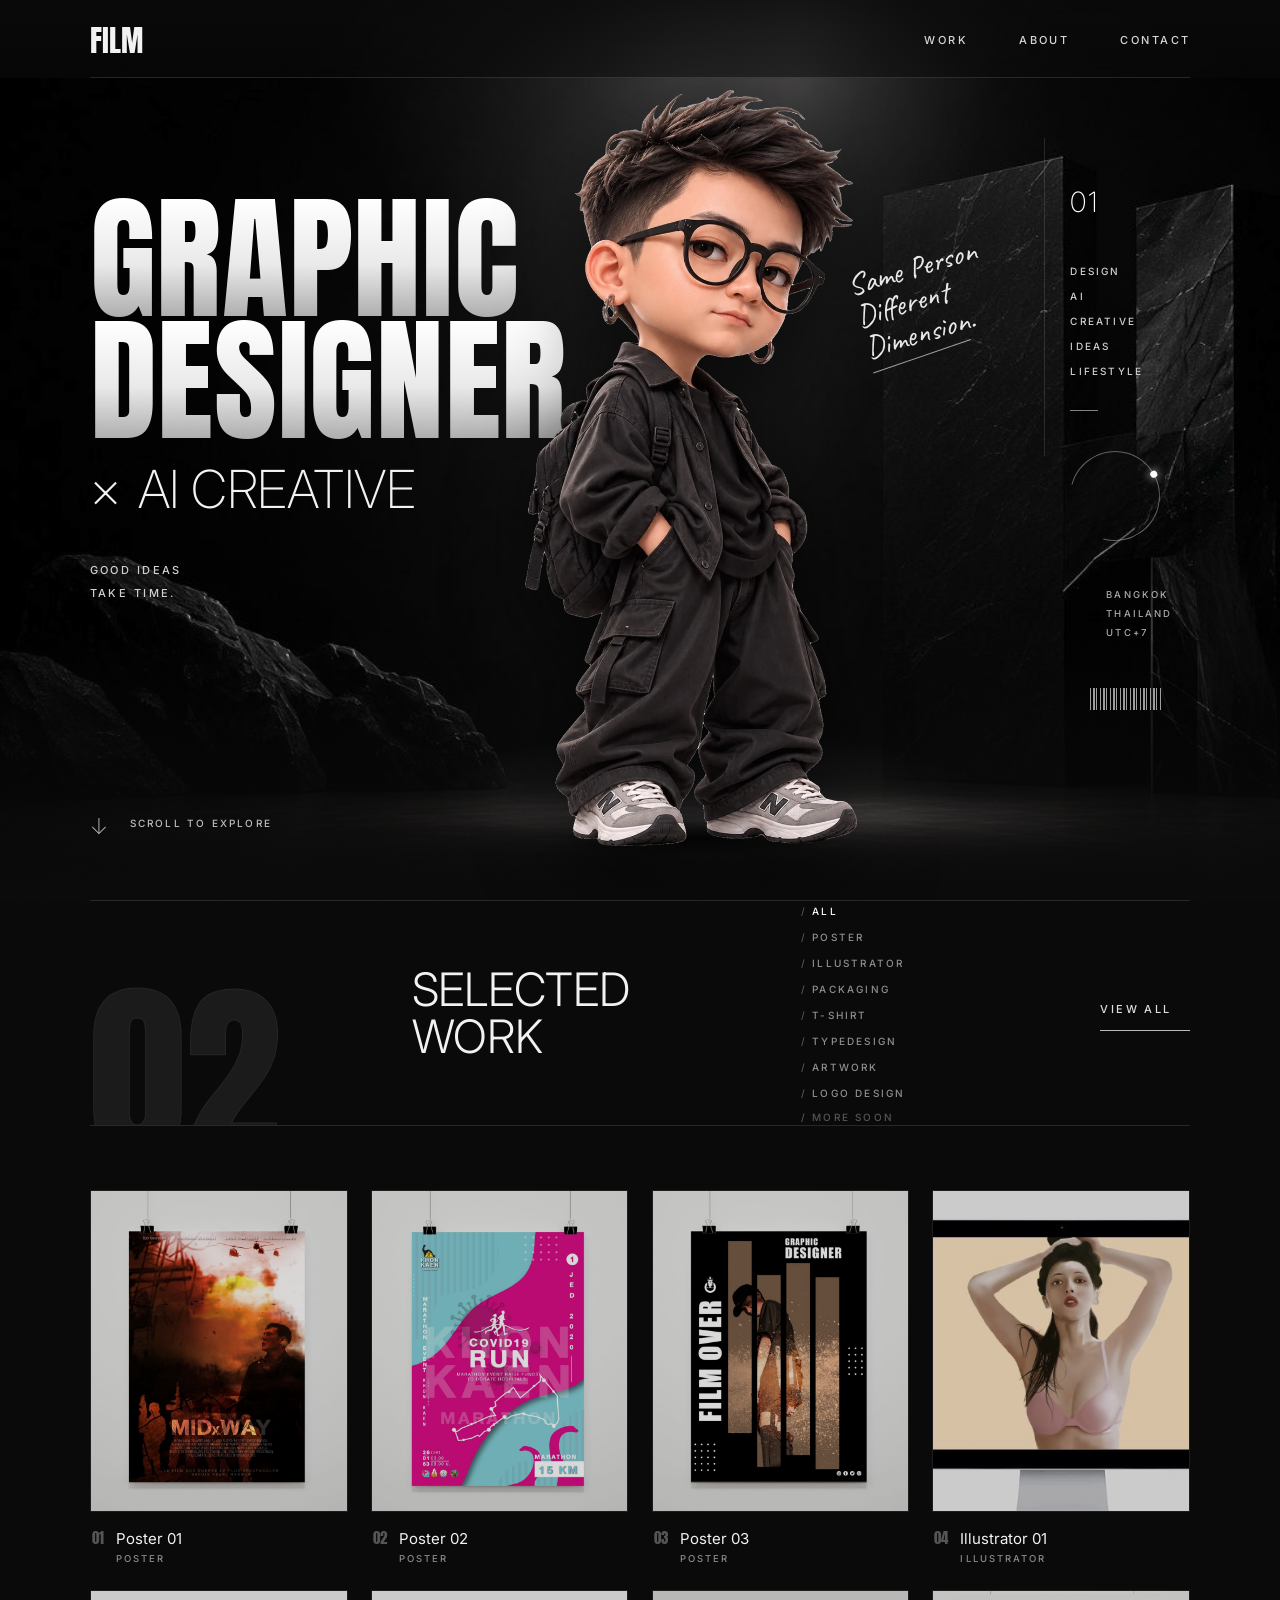
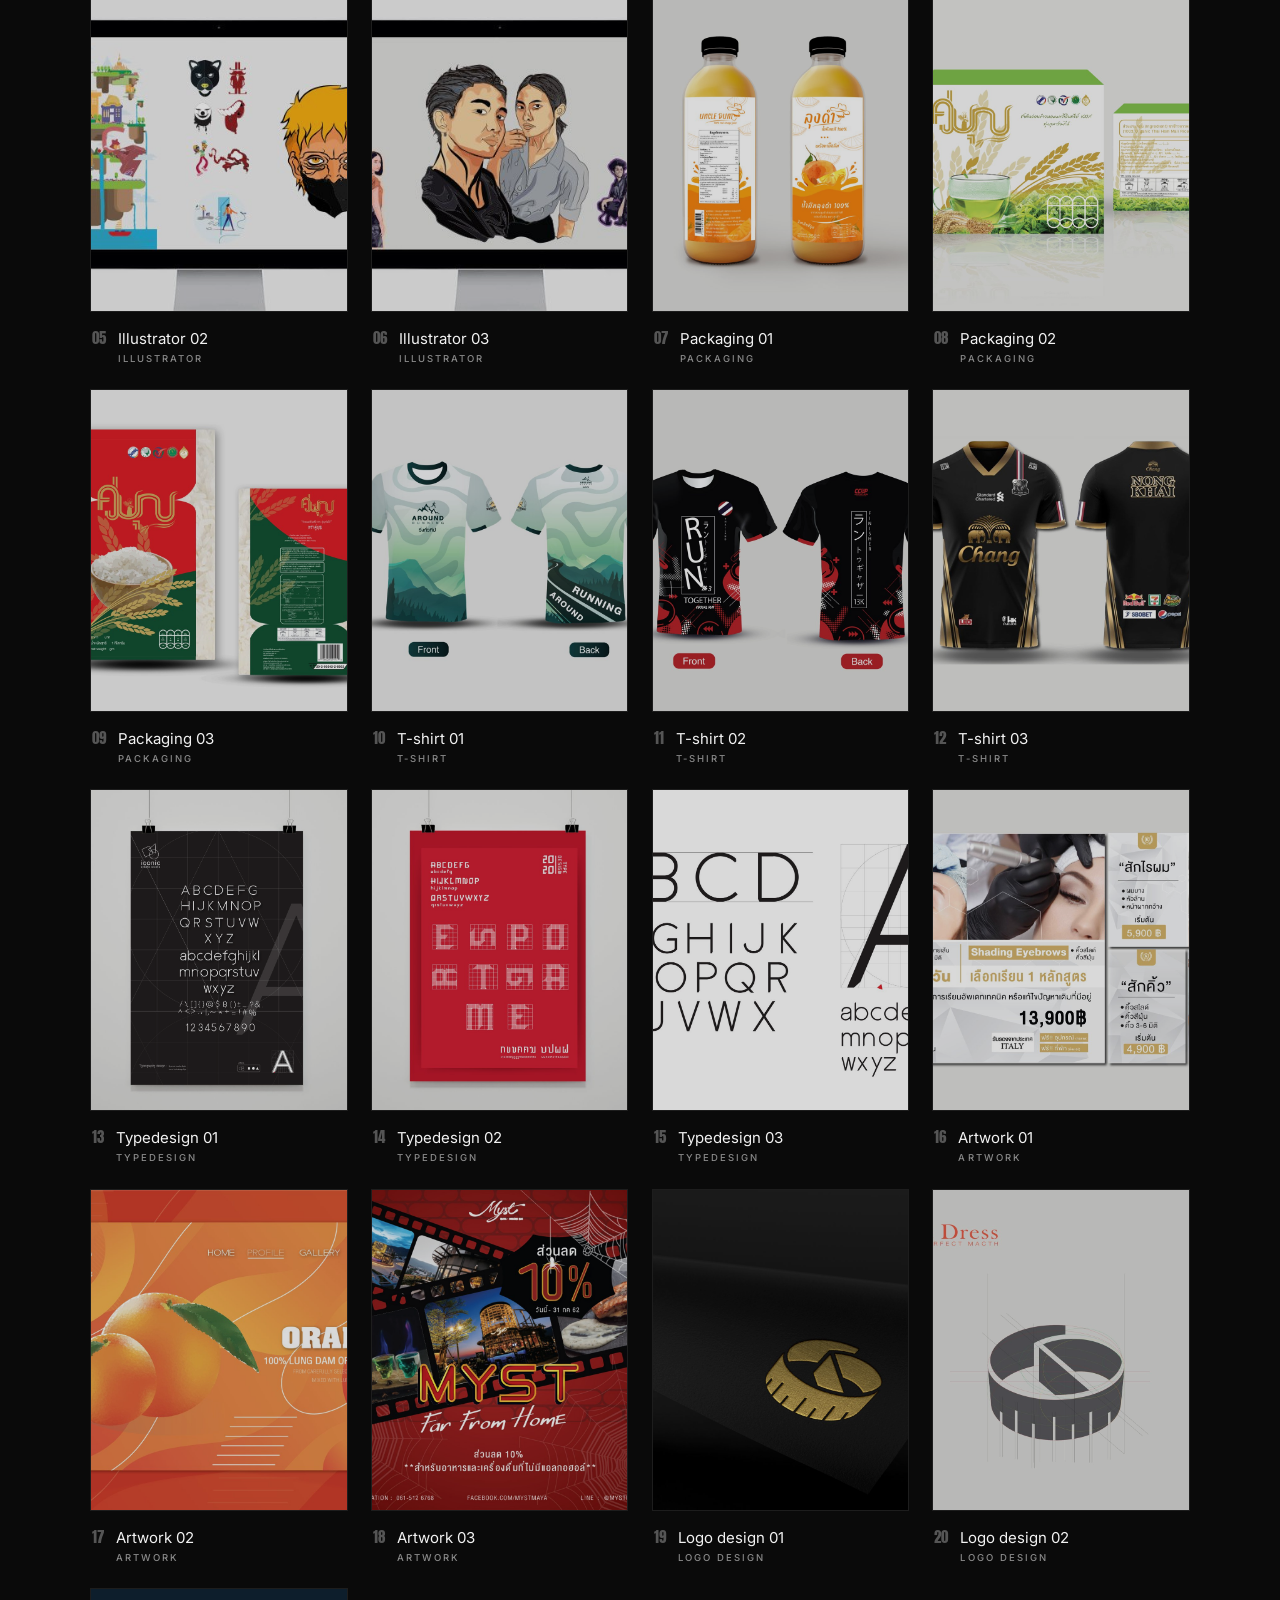
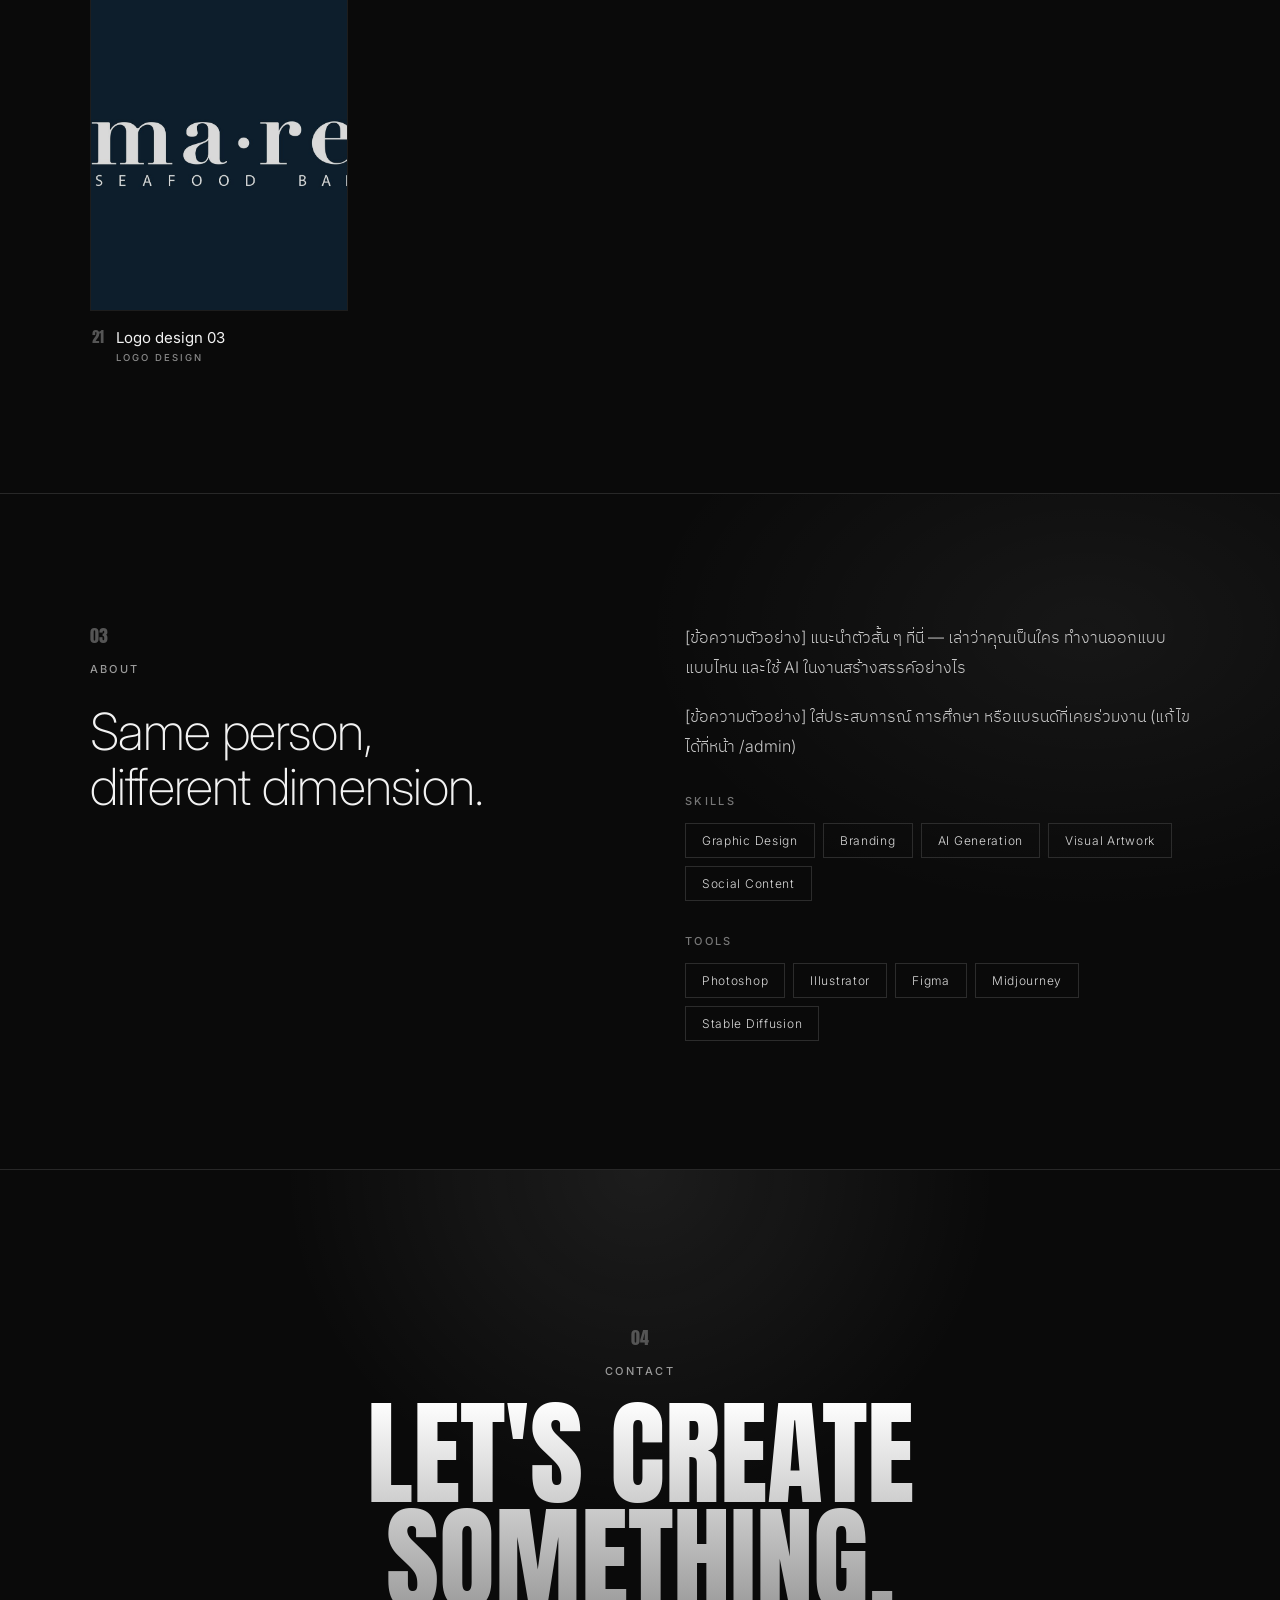
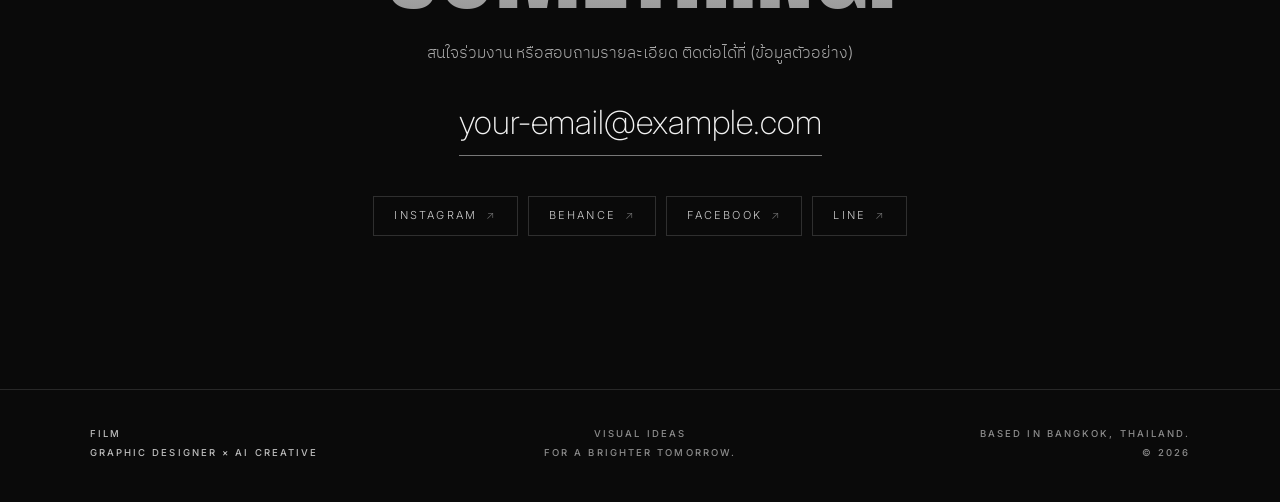
<file: index.html>
<!DOCTYPE html>
<html lang="th">
<head>
  <meta charset="UTF-8" />
  <meta name="viewport" content="width=device-width, initial-scale=1" />
  <title>FILM — Graphic Designer × AI Creative</title>
  <meta name="description" content="Portfolio of FILM — Graphic Designer × AI Creative. Based in Bangkok, Thailand." />
  <meta property="og:title" content="FILM — Graphic Designer × AI Creative" />
  <meta property="og:image" content="images/og.jpg" />
  <meta name="theme-color" content="#0a0a0a" />
  <link rel="icon" href="data:image/svg+xml,%3Csvg xmlns='http://www.w3.org/2000/svg' viewBox='0 0 32 32'%3E%3Crect width='32' height='32' fill='%230a0a0a'/%3E%3Ctext x='16' y='24' font-family='Impact,sans-serif' font-size='20' fill='white' text-anchor='middle'%3EF%3C/text%3E%3C/svg%3E" />
  <link rel="preconnect" href="https://fonts.googleapis.com" />
  <link rel="preconnect" href="https://fonts.gstatic.com" crossorigin />
  <link href="https://fonts.googleapis.com/css2?family=Anton&family=Inter:wght@200;300;400;500;600&family=Caveat:wght@500&family=IBM+Plex+Sans+Thai:wght@300;400;500&display=swap" rel="stylesheet" />
  <link rel="stylesheet" href="css/style.css" />
</head>
<body>
  <div class="grain" aria-hidden="true"></div>

  <header class="nav" id="top">
    <a href="#top" class="brand" data-bind="brand">FILM</a>
    <button class="menu-btn" aria-label="เมนู" aria-expanded="false"><span></span><span></span></button>
    <nav class="nav-links">
      <a href="#work">Work</a>
      <a href="#about">About</a>
      <a href="#contact">Contact</a>
    </nav>
  </header>

  <!-- HERO -->
  <section class="hero">
    <div class="hero-bg" aria-hidden="true"></div>
    <div class="hero-inner">
      <div class="hero-copy">
        <h1 class="hero-title">
          <span class="t1" data-bind="hero.title_line1">GRAPHIC</span>
          <span class="t2" data-bind="hero.title_line2">DESIGNER</span>
        </h1>
        <p class="hero-sub"><span class="x">×</span> <span data-bind="hero.subtitle">AI CREATIVE</span></p>
        <p class="hero-tag" data-bind="hero.tagline">GOOD IDEAS<br>TAKE TIME.</p>
      </div>

      <figure class="hero-character">
        <img src="images/character.webp" alt="FILM character" data-bind-src="hero.character" fetchpriority="high" />
        <figcaption class="script" data-bind="hero.script">Same Person<br>Different<br>Dimension.</figcaption>
      </figure>

      <aside class="hero-side">
        <span class="side-num" data-bind="hero.number">01</span>
        <ul class="side-list" data-bind-list="hero.keywords">
          <li>DESIGN</li><li>AI</li><li>CREATIVE</li><li>IDEAS</li><li>LIFESTYLE</li>
        </ul>
        <span class="side-rule"></span>
        <div class="orbit" aria-hidden="true"><span></span></div>
        <p class="side-loc" data-bind-lines="hero.location"><span>BANGKOK</span><span>THAILAND</span><span>UTC+7</span></p>
        <div class="barcode" aria-hidden="true"></div>
      </aside>

      <a href="#work" class="scroll-ind"><span class="arrow">↓</span><span>SCROLL TO EXPLORE</span></a>
    </div>
  </section>

  <!-- 02 SELECTED WORK -->
  <section class="work" id="work">
    <div class="work-head">
      <span class="big-num" aria-hidden="true">02</span>
      <h2 class="work-title">SELECTED<br>WORK</h2>
      <ul class="work-cats" id="cats" role="tablist" aria-label="หมวดหมู่ผลงาน"></ul>
      <button class="view-all" id="viewAll">VIEW ALL</button>
    </div>
    <div class="grid" id="grid"><p class="grid-msg">กำลังโหลดผลงาน…</p></div>
  </section>

  <!-- 03 ABOUT -->
  <section class="about" id="about">
    <div class="about-inner">
      <div class="about-left">
        <span class="sec-num">03</span>
        <p class="sec-label" data-bind="about.heading">ABOUT</p>
        <h2 class="about-title" data-bind="about.title">Same person,<br>different dimension.</h2>
      </div>
      <div class="about-right">
        <div class="about-body" data-bind-paras="about.body"></div>
        <div class="chips-block">
          <p class="mini">SKILLS</p>
          <ul class="chips" data-bind-list="about.skills"></ul>
        </div>
        <div class="chips-block">
          <p class="mini">TOOLS</p>
          <ul class="chips" data-bind-list="about.tools"></ul>
        </div>
      </div>
    </div>
  </section>

  <!-- 04 CONTACT -->
  <section class="contact" id="contact">
    <span class="sec-num">04</span>
    <p class="sec-label">CONTACT</p>
    <h2 class="contact-title" data-bind="contact.heading">LET'S CREATE<br>SOMETHING.</h2>
    <p class="contact-text" data-bind="contact.text"></p>
    <a class="contact-mail" id="mail" href="mailto:your-email@example.com">your-email@example.com</a>
    <ul class="socials" id="socials"></ul>
  </section>

  <footer class="footer">
    <p data-bind="footer.left">FILM<br>GRAPHIC DESIGNER × AI CREATIVE</p>
    <p class="fc" data-bind="footer.center">VISUAL IDEAS<br>FOR A BRIGHTER TOMORROW.</p>
    <p class="fr" data-bind="footer.right">BASED IN BANGKOK, THAILAND.<br>© 2026</p>
  </footer>

  <!-- LIGHTBOX -->
  <div class="lightbox" id="lightbox" role="dialog" aria-modal="true" aria-labelledby="lb-title" hidden>
    <div class="lb-backdrop" data-close></div>
    <div class="lb-panel">
      <button class="lb-close" data-close aria-label="ปิด">✕</button>
      <div class="lb-media"><img id="lb-img" alt="" /></div>
      <div class="lb-info">
        <p class="lb-meta" id="lb-meta"></p>
        <h3 id="lb-title"></h3>
        <p id="lb-desc"></p>
        <div class="lb-nav">
          <button id="lb-prev">← PREV</button>
          <span id="lb-count"></span>
          <button id="lb-next">NEXT →</button>
        </div>
      </div>
    </div>
  </div>

  <script src="js/main.js"></script>
</body>
</html>
</file>
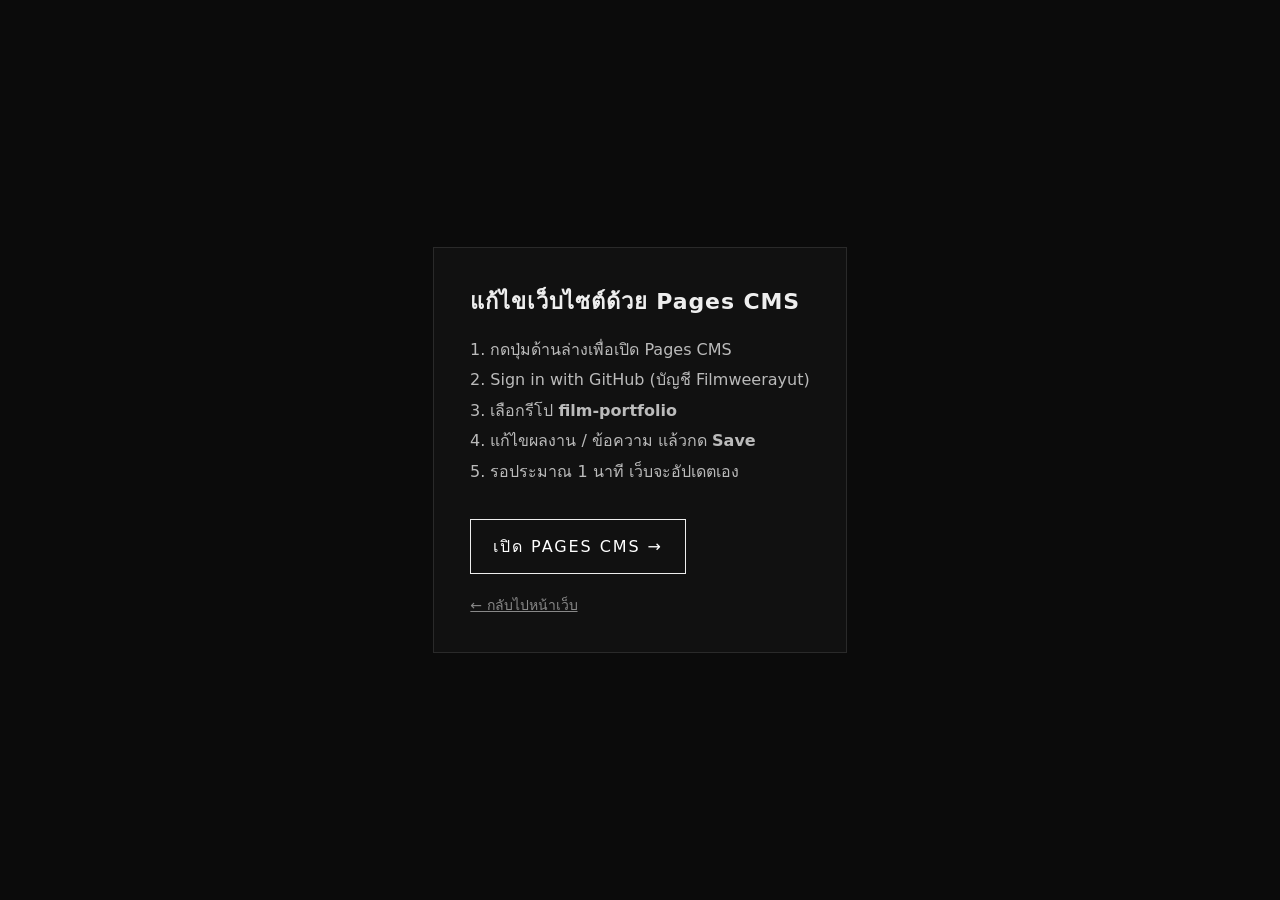
<file: admin/index.html>
<!doctype html>
<html lang="th">
<head>
  <meta charset="utf-8" />
  <meta name="viewport" content="width=device-width, initial-scale=1.0" />
  <meta name="robots" content="noindex" />
  <title>FILM — แก้ไขเว็บไซต์</title>
  <style>
    body{margin:0;min-height:100vh;display:grid;place-items:center;background:#0b0b0b;color:#eee;font-family:"IBM Plex Sans Thai",system-ui,sans-serif;padding:24px;box-sizing:border-box}
    .box{max-width:520px;border:1px solid #2a2a2a;padding:36px;background:#111}
    h1{font-size:22px;margin:0 0 12px;letter-spacing:.04em}
    ol{line-height:1.9;color:#bbb;padding-left:20px}
    a.btn{display:inline-block;margin-top:16px;padding:14px 22px;border:1px solid #eee;color:#fff;text-decoration:none;letter-spacing:.12em}
    a.btn:hover{background:#fff;color:#000}
    .back{display:block;margin-top:20px;color:#888;font-size:14px}
  </style>
</head>
<body>
  <div class="box">
    <h1>แก้ไขเว็บไซต์ด้วย Pages CMS</h1>
    <ol>
      <li>กดปุ่มด้านล่างเพื่อเปิด Pages CMS</li>
      <li>Sign in with GitHub (บัญชี Filmweerayut)</li>
      <li>เลือกรีโป <b>film-portfolio</b></li>
      <li>แก้ไขผลงาน / ข้อความ แล้วกด <b>Save</b></li>
      <li>รอประมาณ 1 นาที เว็บจะอัปเดตเอง</li>
    </ol>
    <a class="btn" href="https://app.pagescms.org" rel="noopener">เปิด PAGES CMS →</a>
    <a class="back" href="../">← กลับไปหน้าเว็บ</a>
  </div>
</body>
</html>
</file>
<file: css/style.css>
:root {
  --bg: #0a0a0a;
  --bg2: #111;
  --ink: #f2f2f2;
  --muted: #8a8a8a;
  --dim: #5c5c5c;
  --line: rgba(255, 255, 255, .12);
  --display: "Anton", "IBM Plex Sans Thai", Impact, sans-serif;
  --sans: "Inter", "IBM Plex Sans Thai", system-ui, sans-serif;
  --script: "Caveat", "IBM Plex Sans Thai", cursive;
  --pad: clamp(20px, 7vw, 104px);
  --max: 1440px;
}
* { box-sizing: border-box; margin: 0; padding: 0; }
html { scroll-behavior: smooth; }
body { background: var(--bg); color: var(--ink); font-family: var(--sans); font-weight: 300; line-height: 1.6; -webkit-font-smoothing: antialiased; overflow-x: hidden; }
a { color: inherit; text-decoration: none; }
button { font: inherit; color: inherit; background: none; border: 0; cursor: pointer; }
ul { list-style: none; }
img { display: block; max-width: 100%; }
::selection { background: #fff; color: #000; }
.grain { position: fixed; inset: 0; pointer-events: none; z-index: 50; opacity: .06; mix-blend-mode: overlay;
  background-image: url("data:image/svg+xml,%3Csvg xmlns='http://www.w3.org/2000/svg' width='160' height='160'%3E%3Cfilter id='n'%3E%3CfeTurbulence type='fractalNoise' baseFrequency='.85' numOctaves='3' stitchTiles='stitch'/%3E%3C/filter%3E%3Crect width='100%25' height='100%25' filter='url(%23n)'/%3E%3C/svg%3E"); }
.mini, .sec-label, .nav-links a, .hero-tag, .side-list, .side-loc, .scroll-ind, .work-cats, .view-all, .footer, .card-cat, .lb-meta, .lb-nav { font-family: var(--sans); font-size: 11px; font-weight: 500; letter-spacing: .22em; text-transform: uppercase; }

/* ---------- NAV ---------- */
.nav { position: fixed; top: 0; left: 0; right: 0; z-index: 40; display: flex; align-items: center; justify-content: space-between; padding: 26px var(--pad) 22px; background: linear-gradient(rgba(10,10,10,.85), rgba(10,10,10,.55)); backdrop-filter: blur(10px); -webkit-backdrop-filter: blur(10px); }
.nav::after { content: ""; position: absolute; left: var(--pad); right: var(--pad); bottom: 0; height: 1px; background: var(--line); }
.brand { font-family: var(--display); font-size: 30px; letter-spacing: .01em; line-height: 1; }
.nav-links { display: flex; gap: clamp(28px, 4vw, 64px); }
.nav-links a { position: relative; color: #d6d6d6; padding: 4px 0; transition: color .3s; }
.nav-links a::after { content: ""; position: absolute; left: 0; right: 0; bottom: -2px; height: 1px; background: #fff; transform: scaleX(0); transform-origin: right; transition: transform .35s ease; }
.nav-links a:hover { color: #fff; }
.nav-links a:hover::after { transform: scaleX(1); transform-origin: left; }
.menu-btn { display: none; width: 34px; height: 34px; position: relative; }
.menu-btn span { position: absolute; left: 6px; right: 6px; height: 1.5px; background: #fff; transition: transform .3s, top .3s; }
.menu-btn span:first-child { top: 13px; } .menu-btn span:last-child { top: 20px; }
.nav.open .menu-btn span:first-child { top: 16px; transform: rotate(45deg); }
.nav.open .menu-btn span:last-child { top: 16px; transform: rotate(-45deg); }

/* ---------- HERO ---------- */
.hero { position: relative; overflow: hidden; background: var(--bg); }
.hero-bg { position: absolute; inset: 0; background:
  radial-gradient(ellipse 38% 55% at 52% 0%, rgba(255,255,255,.10), transparent 70%),
  radial-gradient(ellipse 30% 10% at 55% 88%, rgba(255,255,255,.08), transparent 70%),
  linear-gradient(to bottom, rgba(10,10,10,0) 70%, var(--bg) 100%),
  url("../images/hero-bg.jpg") center 60% / cover no-repeat; }
.hero-inner { position: relative; max-width: var(--max); margin: 0 auto; height: clamp(720px, 100svh, 940px); }
.hero-copy { position: absolute; left: var(--pad); top: 22%; z-index: 1; }
.hero-title { font-family: var(--display); font-weight: 400; font-size: clamp(72px, 10.6vw, 160px); line-height: .9; letter-spacing: .005em; text-transform: uppercase; }
.hero-title span { display: block; background: linear-gradient(180deg, #ffffff 0%, #e9e9e9 55%, #a9a9a9 100%); -webkit-background-clip: text; background-clip: text; color: transparent; animation: rise 1s cubic-bezier(.2,.7,.2,1) both; }
.hero-title .t2 { animation-delay: .12s; }
.hero-sub { margin-top: clamp(14px, 1.6vw, 24px); font-weight: 200; font-size: clamp(32px, 4.1vw, 62px); line-height: 1; letter-spacing: -.01em; animation: rise 1s .24s cubic-bezier(.2,.7,.2,1) both; }
.hero-sub .x { font-weight: 200; margin-right: .12em; }
.hero-tag { margin-top: clamp(28px, 3.4vw, 50px); line-height: 2.1; color: #d0d0d0; animation: fade 1s .5s both; }
@keyframes rise { from { opacity: 0; transform: translateY(30px); } to { opacity: 1; transform: none; } }
@keyframes fade { from { opacity: 0; } to { opacity: 1; } }

.hero-character { position: absolute; z-index: 2; left: 41%; bottom: 6%; height: 84%; margin: 0; animation: fade 1.2s .3s both; }
.hero-character img { height: 100%; width: auto; filter: drop-shadow(0 30px 40px rgba(0,0,0,.65)); }
.hero-character::after { content: ""; position: absolute; left: 10%; right: 5%; bottom: -1.5%; height: 5%; background: radial-gradient(ellipse at center, rgba(0,0,0,.85), transparent 70%); z-index: -1; }
.script { position: absolute; left: 100%; top: 24%; margin-left: -4%; width: max-content; font-family: var(--script); font-size: clamp(24px, 2.4vw, 36px); line-height: 1.05; color: #e8e8e8; transform: rotate(-16deg); transform-origin: left top; }
.script::after { content: ""; display: block; width: 78%; height: 1px; margin-top: 6px; background: rgba(255,255,255,.6); transform: rotate(-3deg); }

.hero-side { position: absolute; z-index: 3; right: var(--pad); top: 20%; width: 120px; color: #cfcfcf; display: flex; flex-direction: column; }
.side-num { font-family: var(--sans); font-weight: 200; font-size: 28px; letter-spacing: .04em; color: #fff; }
.hero-side::before { content: ""; position: absolute; left: -26px; top: -8%; width: 1px; height: 60%; background: var(--line); }
.side-list { margin-top: 34px; line-height: 2.5; font-size: 10px; }
.side-rule { width: 28px; height: 1px; background: rgba(255,255,255,.5); margin: 26px 0 40px; }
.orbit { position: relative; width: 90px; height: 90px; border-radius: 50%; border: 1px solid rgba(255,255,255,.35); border-left-color: transparent; transform: rotate(-30deg); animation: orbit 14s linear infinite; }
.orbit span { position: absolute; right: -4px; top: 50%; width: 7px; height: 7px; margin-top: -3.5px; border-radius: 50%; background: #fff; box-shadow: 0 0 10px #fff; }
@keyframes orbit { to { transform: rotate(330deg); } }
.side-loc span { display: block; }
.side-loc { margin-top: 44px; font-size: 9.5px; line-height: 2; color: #a8a8a8; padding-left: 36px; }
.barcode { margin-top: 46px; margin-left: 20px; width: 72px; height: 22px; background: repeating-linear-gradient(90deg, #cfcfcf 0 1px, transparent 1px 3px, #cfcfcf 3px 5px, transparent 5px 6px, #cfcfcf 6px 7px, transparent 7px 10px); opacity: .75; }

.scroll-ind { position: absolute; z-index: 3; left: var(--pad); bottom: 7%; display: flex; align-items: flex-start; gap: 22px; color: #bdbdbd; font-size: 10px; transition: color .3s; }
.scroll-ind .arrow { font-size: 22px; line-height: 1; font-weight: 200; letter-spacing: 0; animation: bob 2.4s ease-in-out infinite; }
.scroll-ind:hover { color: #fff; }
@keyframes bob { 50% { transform: translateY(8px); } }

/* ---------- WORK ---------- */
.work { max-width: var(--max); margin: 0 auto; padding: 0 var(--pad) clamp(80px, 10vw, 140px); }
.work-head { position: relative; display: grid; grid-template-columns: minmax(180px, 1.3fr) 1.6fr 1.2fr auto; align-items: center; gap: 30px; min-height: 190px; border-top: 1px solid var(--line); border-bottom: 1px solid var(--line); overflow: hidden; margin-bottom: clamp(40px, 5vw, 64px); }
.big-num { font-family: var(--display); font-size: clamp(130px, 15vw, 230px); line-height: .78; color: #1b1b1b; -webkit-text-stroke: 1px #262626; align-self: end; margin-bottom: -.12em; user-select: none; }
.work-title { font-weight: 300; font-size: clamp(34px, 3.6vw, 54px); line-height: 1.02; letter-spacing: -.005em; }
.work-cats { display: flex; flex-direction: column; gap: 6px; font-size: 10px; }
.work-cats button, .work-cats .soon { color: #8f8f8f; transition: color .25s, padding .25s; text-align: left; padding: 2px 0; letter-spacing: inherit; font-size: inherit; font-weight: inherit; }
.work-cats button::before, .work-cats .soon::before { content: "/ "; color: #555; }
.work-cats button:hover { color: #fff; padding-left: 6px; }
.work-cats button.active { color: #fff; }
.work-cats .soon { color: #555; cursor: default; }
.view-all { position: relative; padding: 6px 0 12px; color: #ddd; min-width: 90px; text-align: left; }
.view-all::after { content: ""; position: absolute; left: 0; bottom: 0; width: 100%; height: 1px; background: #bbb; transition: width .35s; }
.view-all:hover::after { width: 140%; }

.grid { display: grid; grid-template-columns: repeat(4, 1fr); gap: clamp(14px, 1.8vw, 26px); }
.grid-msg { grid-column: 1 / -1; color: var(--muted); padding: 40px 0; }
.card { text-align: left; display: flex; flex-direction: column; justify-content: flex-start; align-self: start; width: 100%; }
.card-media { aspect-ratio: 4 / 5; overflow: hidden; background: #151515; border: 1px solid #1d1d1d; }
.card-media img { width: 100%; height: 100%; object-fit: cover; filter: brightness(.85) saturate(.9); transition: transform .8s cubic-bezier(.2,.7,.2,1), filter .5s; }
.card:hover .card-media img, .card:focus-visible .card-media img { transform: scale(1.05); filter: none; }
.card-info { display: grid; grid-template-columns: auto 1fr; column-gap: 12px; padding: 14px 2px 0; align-items: baseline; }
.card-no { font-family: var(--display); color: #555; font-size: 15px; grid-row: span 2; }
.card-info h3 { font-weight: 400; font-size: 15px; line-height: 1.4; transition: color .25s; }
.card-cat { color: var(--muted); font-size: 9.5px; margin-top: 2px; }
.card:hover h3 { color: #fff; text-decoration: underline; text-underline-offset: 4px; text-decoration-thickness: 1px; }
.card:focus-visible { outline: 1px solid #fff; outline-offset: 6px; }

/* ---------- ABOUT ---------- */
.about { border-top: 1px solid var(--line); background: radial-gradient(ellipse 50% 60% at 85% 20%, rgba(255,255,255,.05), transparent 70%); }
.about-inner { max-width: var(--max); margin: 0 auto; padding: clamp(80px, 10vw, 140px) var(--pad); display: grid; grid-template-columns: 1fr 1fr; gap: clamp(40px, 7vw, 120px); }
.sec-num { font-family: var(--display); font-size: 18px; color: #555; display: block; }
.sec-label { color: #9a9a9a; margin: 10px 0 26px; }
.about-title { font-weight: 200; font-size: clamp(34px, 4vw, 60px); line-height: 1.08; letter-spacing: -.015em; }
.about-body p { color: #c9c9c9; font-size: 16px; line-height: 1.9; margin-bottom: 18px; max-width: 58ch; }
.chips-block { margin-top: 32px; }
.mini { color: #777; margin-bottom: 12px; }
.chips { display: flex; flex-wrap: wrap; gap: 8px; }
.chips li { border: 1px solid #2c2c2c; padding: 7px 16px; font-size: 12px; letter-spacing: .06em; color: #d8d8d8; transition: border-color .25s, background .25s; }
.chips li:hover { border-color: #777; background: #151515; }

/* ---------- CONTACT ---------- */
.contact { position: relative; text-align: center; padding: clamp(90px, 12vw, 170px) var(--pad); border-top: 1px solid var(--line); overflow: hidden;
  background: radial-gradient(ellipse 40% 60% at 50% 0%, rgba(255,255,255,.08), transparent 70%); }
.contact .sec-label { margin-bottom: 20px; }
.contact-title { font-family: var(--display); font-weight: 400; font-size: clamp(56px, 9vw, 140px); line-height: .92; background: linear-gradient(180deg, #fff, #9a9a9a); -webkit-background-clip: text; background-clip: text; color: transparent; }
.contact-text { color: #a9a9a9; margin: 28px auto 0; max-width: 46ch; }
.contact-mail { display: inline-block; margin-top: 30px; font-size: clamp(20px, 2.6vw, 34px); font-weight: 200; border-bottom: 1px solid #777; padding-bottom: 6px; transition: border-color .3s, letter-spacing .4s; word-break: break-all; }
.contact-mail:hover { border-color: #fff; letter-spacing: .02em; }
.socials { display: flex; justify-content: center; flex-wrap: wrap; gap: 10px; margin-top: 40px; }
.socials a { display: inline-block; border: 1px solid #2f2f2f; padding: 10px 20px; font-size: 11px; letter-spacing: .2em; text-transform: uppercase; color: #ccc; transition: all .3s; }
.socials a span { opacity: .5; margin-left: 4px; }
.socials a:hover { background: #fff; color: #000; border-color: #fff; }

/* ---------- FOOTER ---------- */
.footer { max-width: var(--max); margin: 0 auto; display: grid; grid-template-columns: 1fr 1fr 1fr; gap: 20px; padding: 34px var(--pad) 40px; border-top: 1px solid var(--line); color: #8d8d8d; font-size: 9.5px; line-height: 2; }
.footer p:first-child { color: #bdbdbd; }
.footer .fc { text-align: center; } .footer .fr { text-align: right; }

/* ---------- REVEAL ---------- */
.reveal { opacity: 0; transform: translateY(26px); transition: opacity .9s ease, transform .9s ease; }
.reveal.in { opacity: 1; transform: none; }

/* ---------- LIGHTBOX ---------- */
.lightbox { position: fixed; inset: 0; z-index: 100; display: grid; place-items: center; padding: 24px; opacity: 0; transition: opacity .25s; }
.lightbox[hidden] { display: none; }
.lightbox.open { opacity: 1; }
.lb-backdrop { position: absolute; inset: 0; background: rgba(0,0,0,.88); backdrop-filter: blur(6px); }
.lb-panel { position: relative; width: min(1200px, 100%); max-height: calc(100svh - 48px); display: grid; grid-template-columns: 1.7fr 1fr; background: #0f0f0f; border: 1px solid #222; transform: translateY(16px); transition: transform .3s cubic-bezier(.2,.7,.2,1); }
.lightbox.open .lb-panel { transform: none; }
.lb-media { background: #070707; display: grid; place-items: center; min-height: 0; max-height: calc(100svh - 50px); }
.lb-media img { max-width: 100%; max-height: calc(100svh - 50px); object-fit: contain; }
.lb-info { padding: 48px 34px 28px; display: flex; flex-direction: column; overflow-y: auto; }
.lb-meta { color: #8a8a8a; }
.lb-info h3 { font-weight: 300; font-size: 28px; line-height: 1.25; margin: 12px 0 18px; }
.lb-info p:not(.lb-meta) { color: #bdbdbd; line-height: 1.85; }
.lb-nav { margin-top: auto; padding-top: 30px; display: flex; justify-content: space-between; align-items: center; color: #777; }
.lb-nav button { color: #ddd; padding: 6px 0; letter-spacing: inherit; font-size: inherit; font-weight: inherit; border-bottom: 1px solid transparent; transition: border-color .25s; }
.lb-nav button:hover { border-color: #fff; }
.lb-close { position: absolute; top: 12px; right: 12px; z-index: 2; width: 40px; height: 40px; color: #fff; font-size: 16px; background: rgba(0,0,0,.5); border: 1px solid #333; transition: transform .3s, background .3s; }
.lb-close:hover { transform: rotate(90deg); background: #222; }

/* ---------- RESPONSIVE ---------- */
@media (max-width: 1100px) {
  .grid { grid-template-columns: repeat(3, 1fr); }
  .work-head { grid-template-columns: 1fr 1.4fr 1fr; }
  .view-all { grid-column: 3; justify-self: start; margin-bottom: 20px; }
  .hero-character { left: 39%; }
}
@media (max-width: 860px) {
  .menu-btn { display: block; }
  .nav-links { position: absolute; top: 100%; left: 0; right: 0; flex-direction: column; gap: 0; background: rgba(10,10,10,.97); padding: 8px var(--pad) 20px; clip-path: inset(0 0 100% 0); transition: clip-path .35s ease; }
  .nav.open .nav-links { clip-path: inset(0 0 0 0); }
  .nav-links a { padding: 16px 0; border-bottom: 1px solid var(--line); font-size: 12px; }

  .hero-inner { height: auto; display: flex; flex-direction: column; padding: 112px var(--pad) 40px; }
  .hero-copy { position: relative; left: auto; top: auto; }
  .hero-title { font-size: clamp(64px, 19vw, 120px); }
  .hero-sub { font-size: clamp(30px, 9vw, 52px); }
  .hero-tag { margin-top: 22px; }
  .hero-character { position: relative; left: auto; bottom: auto; height: clamp(420px, 116vw, 620px); align-self: flex-end; margin: -64px -6px 0 0; }
  .script { top: 30%; left: auto; right: 100%; margin: 0 -14% 0 0; transform: rotate(-12deg); transform-origin: right top; text-align: right; font-size: 26px; }
  .script::after { margin-left: auto; }
  .hero-side { position: relative; right: auto; top: auto; width: 100%; flex-direction: row; flex-wrap: wrap; align-items: center; gap: 14px 22px; margin-top: 28px; padding-top: 22px; border-top: 1px solid var(--line); }
  .hero-side::before, .side-rule, .orbit { display: none; }
  .side-num { font-size: 22px; }
  .side-list { margin: 0; display: flex; flex-wrap: wrap; gap: 4px 14px; line-height: 1.6; flex: 1 1 200px; }
  .side-loc { margin: 0; padding: 0; line-height: 1.6; }
  .side-loc span { display: inline; margin-right: .9em; }
  .barcode { margin: 0 0 0 auto; }
  .scroll-ind { position: relative; left: auto; bottom: auto; margin-top: 30px; }

  .work-head { grid-template-columns: 1fr auto; grid-template-areas: "num num" "title view" "cats cats"; gap: 18px; padding: 0 0 26px; min-height: 0; }
  .big-num { grid-area: num; margin: 0; align-self: start; font-size: 120px; line-height: .8; padding-top: 18px; }
  .work-title { grid-area: title; }
  .view-all { grid-area: view; align-self: end; margin: 0; grid-column: auto; }
  .work-cats { grid-area: cats; flex-direction: row; flex-wrap: wrap; gap: 6px 18px; }
  .grid { grid-template-columns: repeat(2, 1fr); }
  .about-inner { grid-template-columns: 1fr; }
  .lb-panel { grid-template-columns: 1fr; overflow-y: auto; }
  .lb-media, .lb-media img { max-height: 60svh; }
  .lb-info { padding: 26px 22px; }
  .footer { grid-template-columns: 1fr; text-align: left; }
  .footer .fc, .footer .fr { text-align: left; }
}
@media (max-width: 420px) {
  .card-info h3 { font-size: 13px; }
  .card-no { font-size: 13px; }
}
@media (prefers-reduced-motion: reduce) {
  *, *::before, *::after { animation: none !important; transition: none !important; }
  .reveal { opacity: 1; transform: none; }
}
</file>
